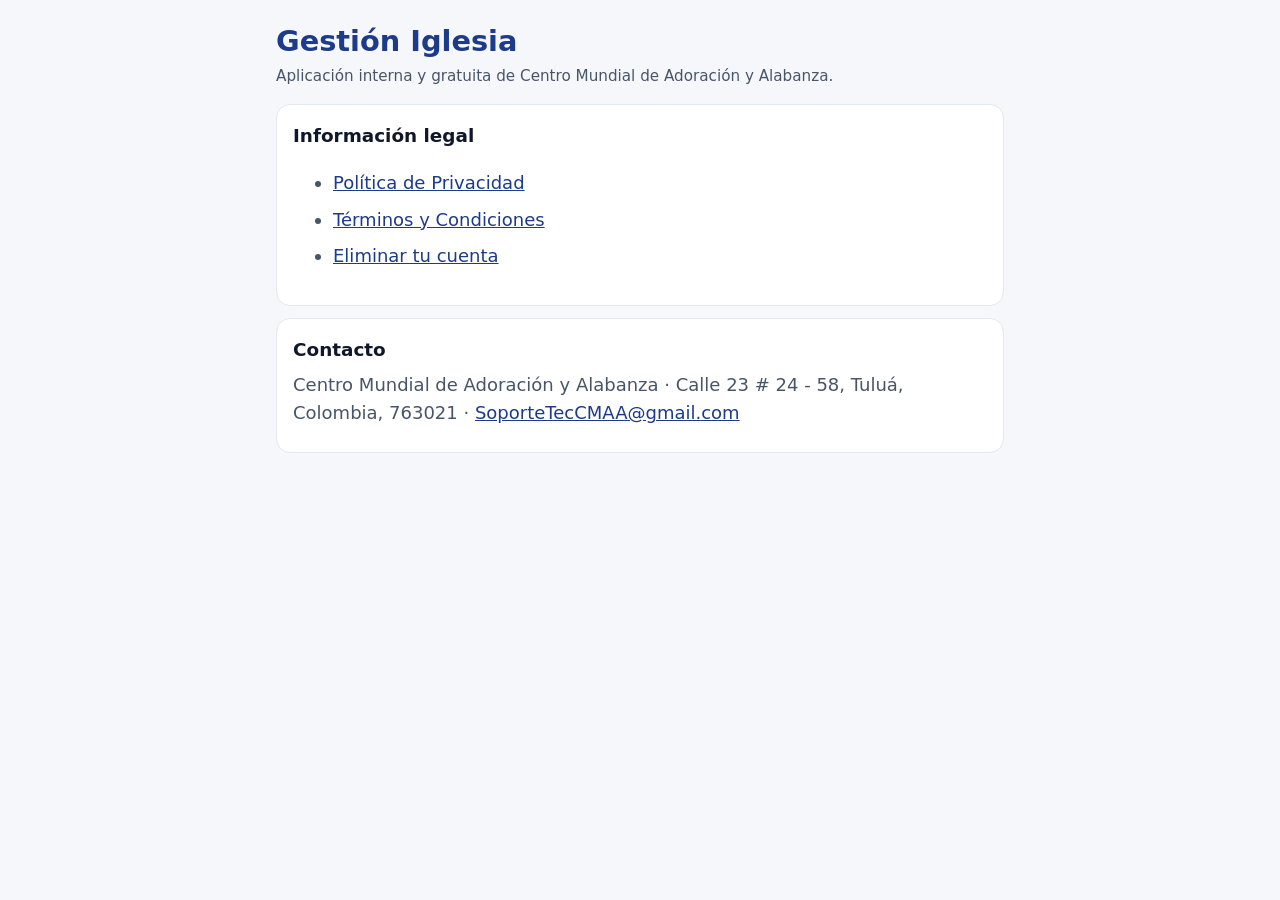
<file: docs/index.html>
<!doctype html>
<html lang="es-CO">
<head>
<meta charset="utf-8">
<meta name="viewport" content="width=device-width, initial-scale=1">
<title>Gestión Iglesia</title>
<link rel="stylesheet" href="estilo.css">
</head>
<body>
<main>
<h1>Gestión Iglesia</h1>
<p class="meta">Aplicación interna y gratuita de Centro Mundial de Adoración y Alabanza.</p>
<section>
  <h2>Información legal</h2>
  <ul>
    <li><a href="privacidad.html">Política de Privacidad</a></li>
    <li><a href="terminos.html">Términos y Condiciones</a></li>
    <li><a href="eliminar-cuenta.html">Eliminar tu cuenta</a></li>
  </ul>
</section>
<section>
  <h2>Contacto</h2>
  <p>Centro Mundial de Adoración y Alabanza · Calle 23 # 24 - 58, Tuluá, Colombia, 763021 · <a href="mailto:SoporteTecCMAA@gmail.com">SoporteTecCMAA@gmail.com</a></p>
</section>
</main>
</body>
</html>
</file>
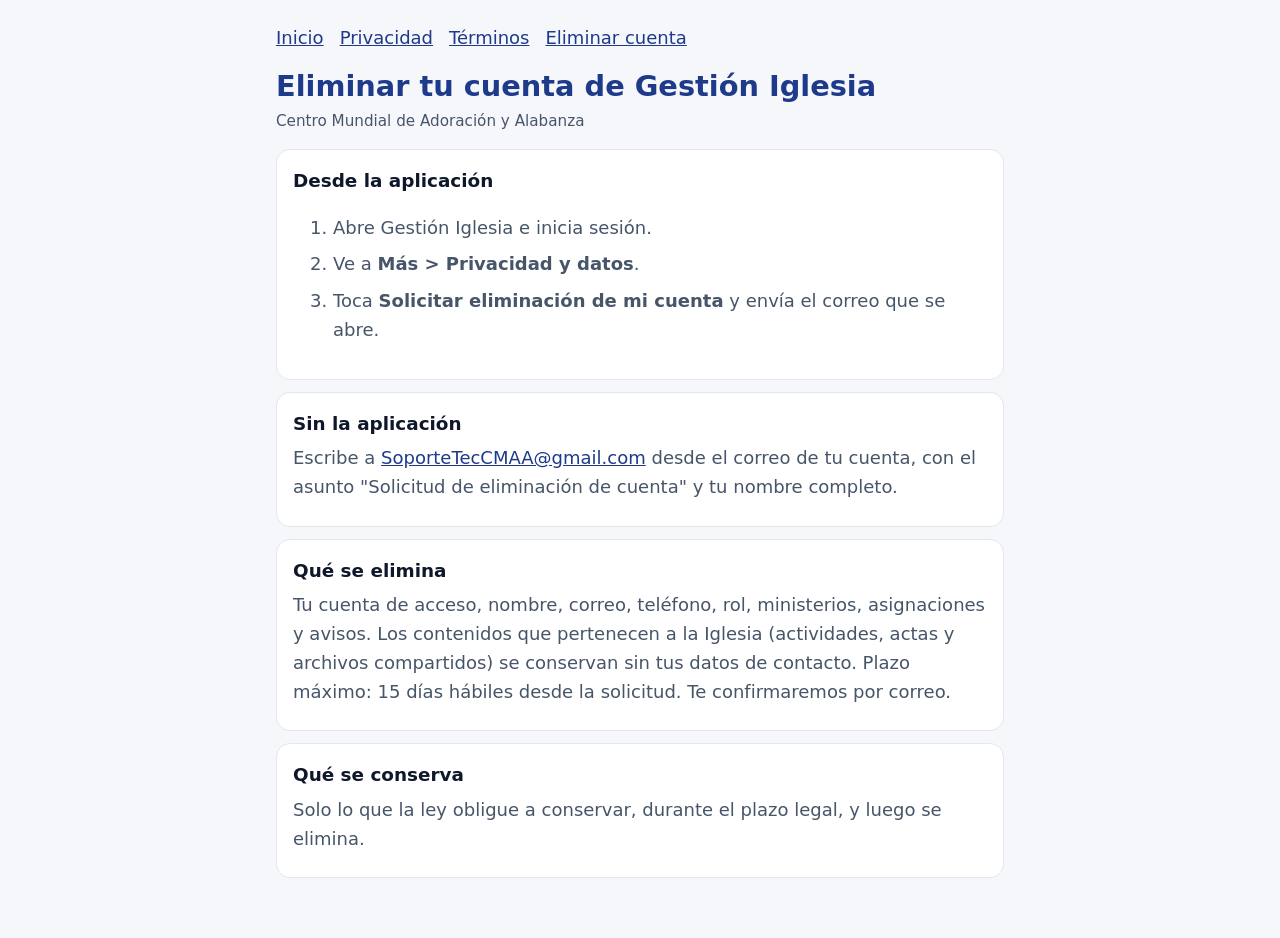
<file: docs/eliminar-cuenta.html>
<!doctype html>
<html lang="es-CO">
<head>
<meta charset="utf-8">
<meta name="viewport" content="width=device-width, initial-scale=1">
<title>Eliminar cuenta · Gestión Iglesia</title>
<link rel="stylesheet" href="estilo.css">
</head>
<body>
<main>
<nav aria-label="Documentos legales">
  <a href="index.html">Inicio</a>
  <a href="privacidad.html">Privacidad</a>
  <a href="terminos.html">Términos</a>
  <a href="eliminar-cuenta.html" aria-current="page">Eliminar cuenta</a>
</nav>
<h1>Eliminar tu cuenta de Gestión Iglesia</h1>
<p class="meta">Centro Mundial de Adoración y Alabanza</p>

<section><h2>Desde la aplicación</h2>
<ol>
  <li>Abre Gestión Iglesia e inicia sesión.</li>
  <li>Ve a <strong>Más &gt; Privacidad y datos</strong>.</li>
  <li>Toca <strong>Solicitar eliminación de mi cuenta</strong> y envía el correo que se abre.</li>
</ol></section>

<section><h2>Sin la aplicación</h2>
<p>Escribe a <a href="mailto:SoporteTecCMAA@gmail.com?subject=Solicitud%20de%20eliminaci%C3%B3n%20de%20cuenta">SoporteTecCMAA@gmail.com</a> desde el correo de tu cuenta, con el asunto "Solicitud de eliminación de cuenta" y tu nombre completo.</p></section>

<section><h2>Qué se elimina</h2>
<p>Tu cuenta de acceso, nombre, correo, teléfono, rol, ministerios, asignaciones y avisos. Los contenidos que pertenecen a la Iglesia (actividades, actas y archivos compartidos) se conservan sin tus datos de contacto. Plazo máximo: 15 días hábiles desde la solicitud. Te confirmaremos por correo.</p></section>

<section><h2>Qué se conserva</h2>
<p>Solo lo que la ley obligue a conservar, durante el plazo legal, y luego se elimina.</p></section>
</main>
</body>
</html>
</file>
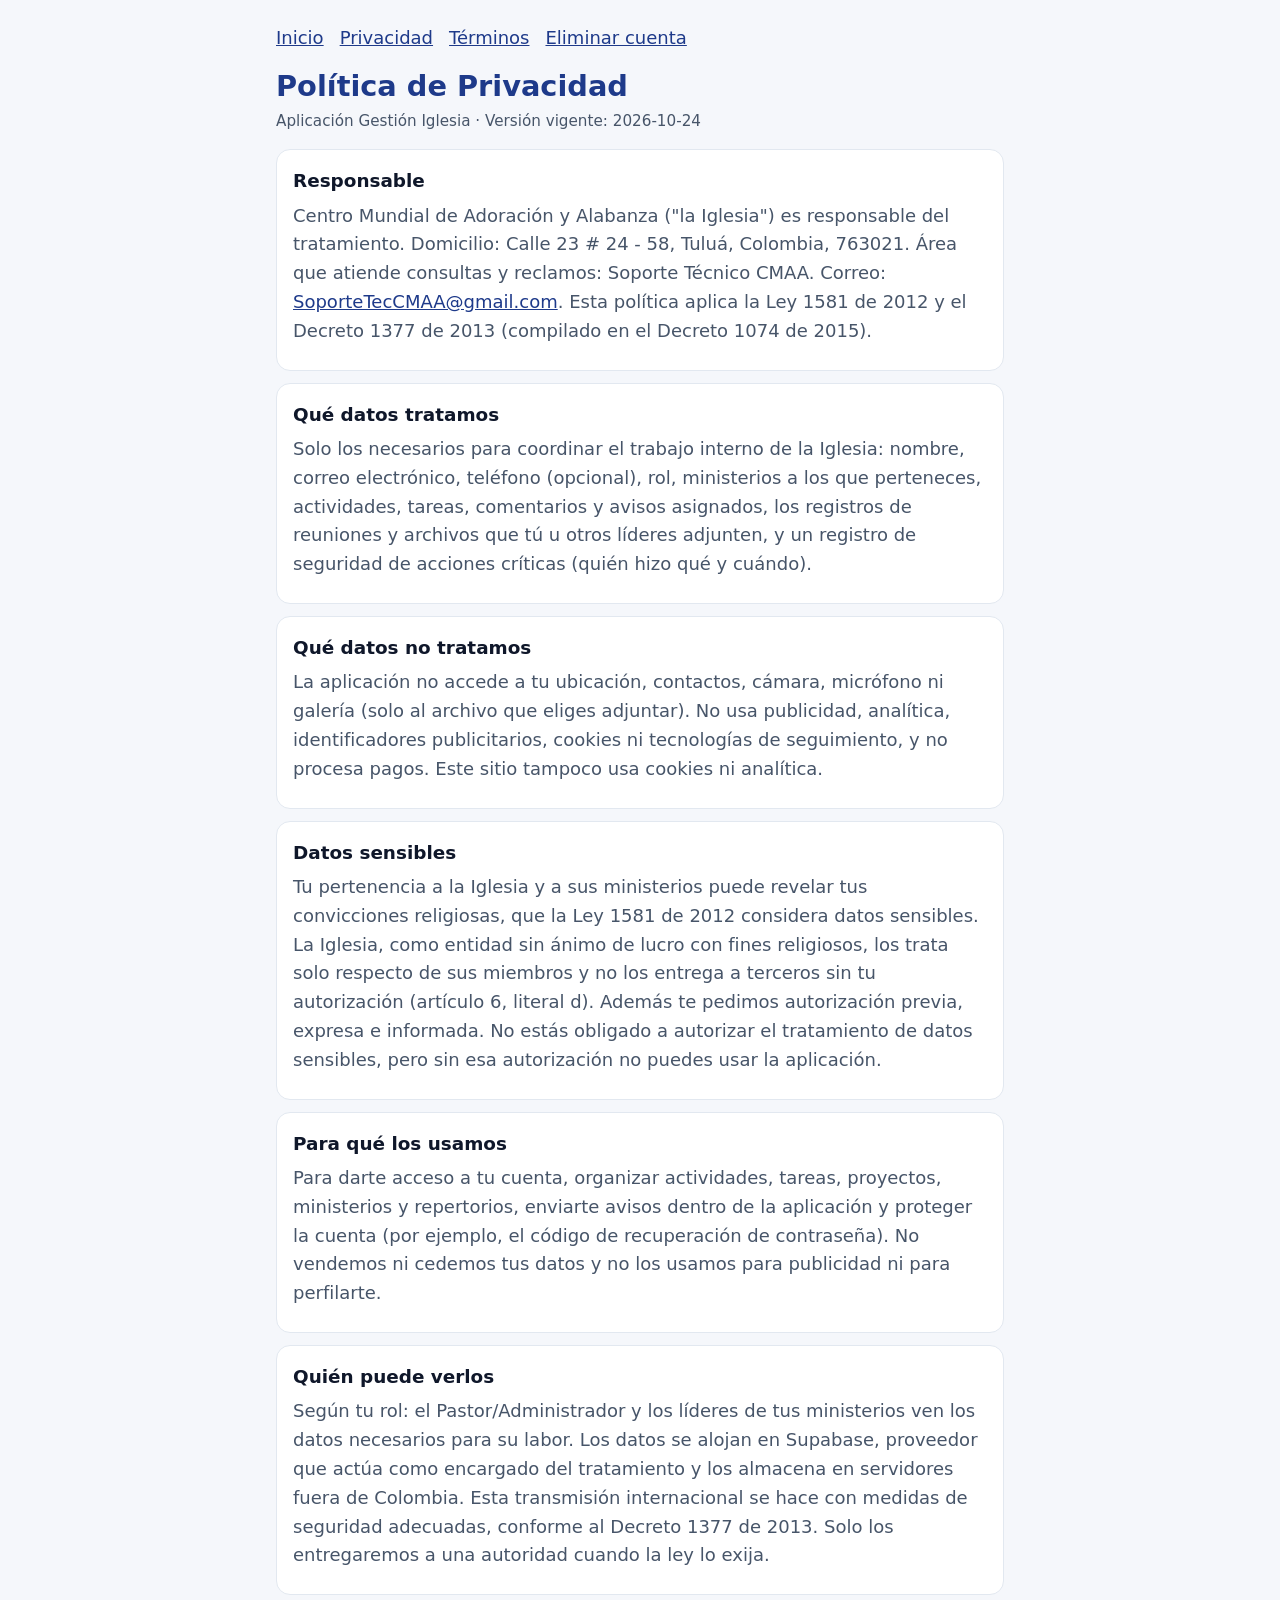
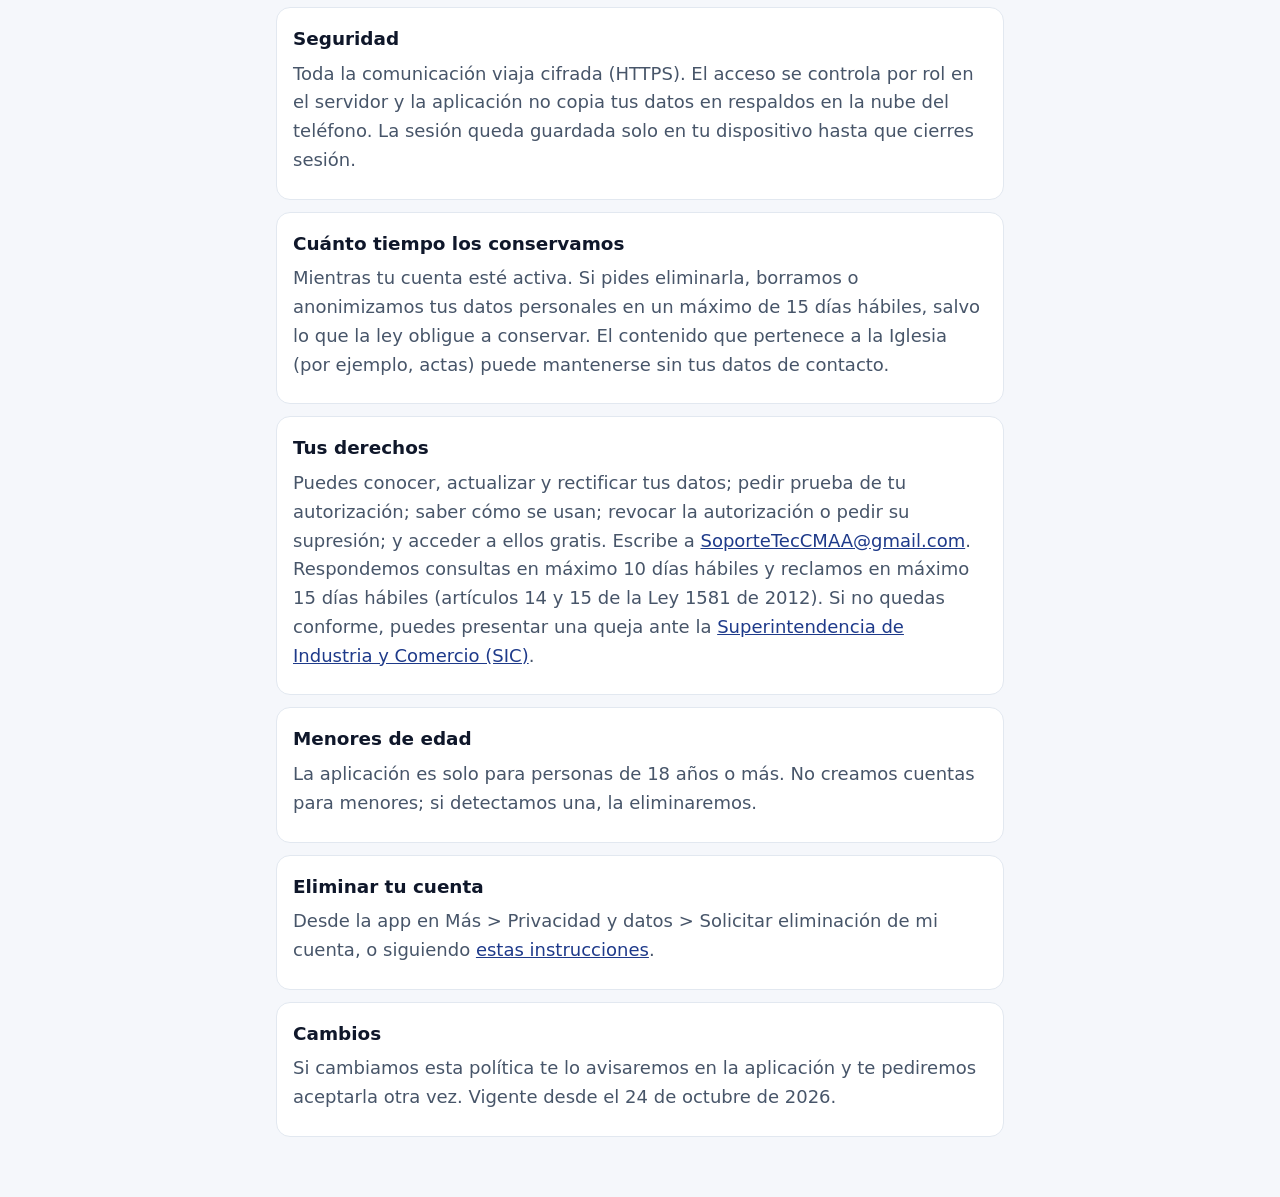
<file: docs/privacidad.html>
<!doctype html>
<html lang="es-CO">
<head>
<meta charset="utf-8">
<meta name="viewport" content="width=device-width, initial-scale=1">
<title>Política de Privacidad · Gestión Iglesia</title>
<link rel="stylesheet" href="estilo.css">
</head>
<body>
<main>
<nav aria-label="Documentos legales">
  <a href="index.html">Inicio</a>
  <a href="privacidad.html" aria-current="page">Privacidad</a>
  <a href="terminos.html">Términos</a>
  <a href="eliminar-cuenta.html">Eliminar cuenta</a>
</nav>
<h1>Política de Privacidad</h1>
<p class="meta">Aplicación Gestión Iglesia · Versión vigente: 2026-10-24</p>

<section><h2>Responsable</h2>
<p>Centro Mundial de Adoración y Alabanza ("la Iglesia") es responsable del tratamiento. Domicilio: Calle 23 # 24 - 58, Tuluá, Colombia, 763021. Área que atiende consultas y reclamos: Soporte Técnico CMAA. Correo: <a href="mailto:SoporteTecCMAA@gmail.com">SoporteTecCMAA@gmail.com</a>. Esta política aplica la Ley 1581 de 2012 y el Decreto 1377 de 2013 (compilado en el Decreto 1074 de 2015).</p></section>

<section><h2>Qué datos tratamos</h2>
<p>Solo los necesarios para coordinar el trabajo interno de la Iglesia: nombre, correo electrónico, teléfono (opcional), rol, ministerios a los que perteneces, actividades, tareas, comentarios y avisos asignados, los registros de reuniones y archivos que tú u otros líderes adjunten, y un registro de seguridad de acciones críticas (quién hizo qué y cuándo).</p></section>

<section><h2>Qué datos no tratamos</h2>
<p>La aplicación no accede a tu ubicación, contactos, cámara, micrófono ni galería (solo al archivo que eliges adjuntar). No usa publicidad, analítica, identificadores publicitarios, cookies ni tecnologías de seguimiento, y no procesa pagos. Este sitio tampoco usa cookies ni analítica.</p></section>

<section><h2>Datos sensibles</h2>
<p>Tu pertenencia a la Iglesia y a sus ministerios puede revelar tus convicciones religiosas, que la Ley 1581 de 2012 considera datos sensibles. La Iglesia, como entidad sin ánimo de lucro con fines religiosos, los trata solo respecto de sus miembros y no los entrega a terceros sin tu autorización (artículo 6, literal d). Además te pedimos autorización previa, expresa e informada. No estás obligado a autorizar el tratamiento de datos sensibles, pero sin esa autorización no puedes usar la aplicación.</p></section>

<section><h2>Para qué los usamos</h2>
<p>Para darte acceso a tu cuenta, organizar actividades, tareas, proyectos, ministerios y repertorios, enviarte avisos dentro de la aplicación y proteger la cuenta (por ejemplo, el código de recuperación de contraseña). No vendemos ni cedemos tus datos y no los usamos para publicidad ni para perfilarte.</p></section>

<section><h2>Quién puede verlos</h2>
<p>Según tu rol: el Pastor/Administrador y los líderes de tus ministerios ven los datos necesarios para su labor. Los datos se alojan en Supabase, proveedor que actúa como encargado del tratamiento y los almacena en servidores fuera de Colombia. Esta transmisión internacional se hace con medidas de seguridad adecuadas, conforme al Decreto 1377 de 2013. Solo los entregaremos a una autoridad cuando la ley lo exija.</p></section>

<section><h2>Seguridad</h2>
<p>Toda la comunicación viaja cifrada (HTTPS). El acceso se controla por rol en el servidor y la aplicación no copia tus datos en respaldos en la nube del teléfono. La sesión queda guardada solo en tu dispositivo hasta que cierres sesión.</p></section>

<section><h2>Cuánto tiempo los conservamos</h2>
<p>Mientras tu cuenta esté activa. Si pides eliminarla, borramos o anonimizamos tus datos personales en un máximo de 15 días hábiles, salvo lo que la ley obligue a conservar. El contenido que pertenece a la Iglesia (por ejemplo, actas) puede mantenerse sin tus datos de contacto.</p></section>

<section><h2>Tus derechos</h2>
<p>Puedes conocer, actualizar y rectificar tus datos; pedir prueba de tu autorización; saber cómo se usan; revocar la autorización o pedir su supresión; y acceder a ellos gratis. Escribe a <a href="mailto:SoporteTecCMAA@gmail.com">SoporteTecCMAA@gmail.com</a>. Respondemos consultas en máximo 10 días hábiles y reclamos en máximo 15 días hábiles (artículos 14 y 15 de la Ley 1581 de 2012). Si no quedas conforme, puedes presentar una queja ante la <a href="https://www.sic.gov.co">Superintendencia de Industria y Comercio (SIC)</a>.</p></section>

<section><h2>Menores de edad</h2>
<p>La aplicación es solo para personas de 18 años o más. No creamos cuentas para menores; si detectamos una, la eliminaremos.</p></section>

<section><h2>Eliminar tu cuenta</h2>
<p>Desde la app en Más &gt; Privacidad y datos &gt; Solicitar eliminación de mi cuenta, o siguiendo <a href="eliminar-cuenta.html">estas instrucciones</a>.</p></section>

<section><h2>Cambios</h2>
<p>Si cambiamos esta política te lo avisaremos en la aplicación y te pediremos aceptarla otra vez. Vigente desde el 24 de octubre de 2026.</p></section>
</main>
</body>
</html>
</file>
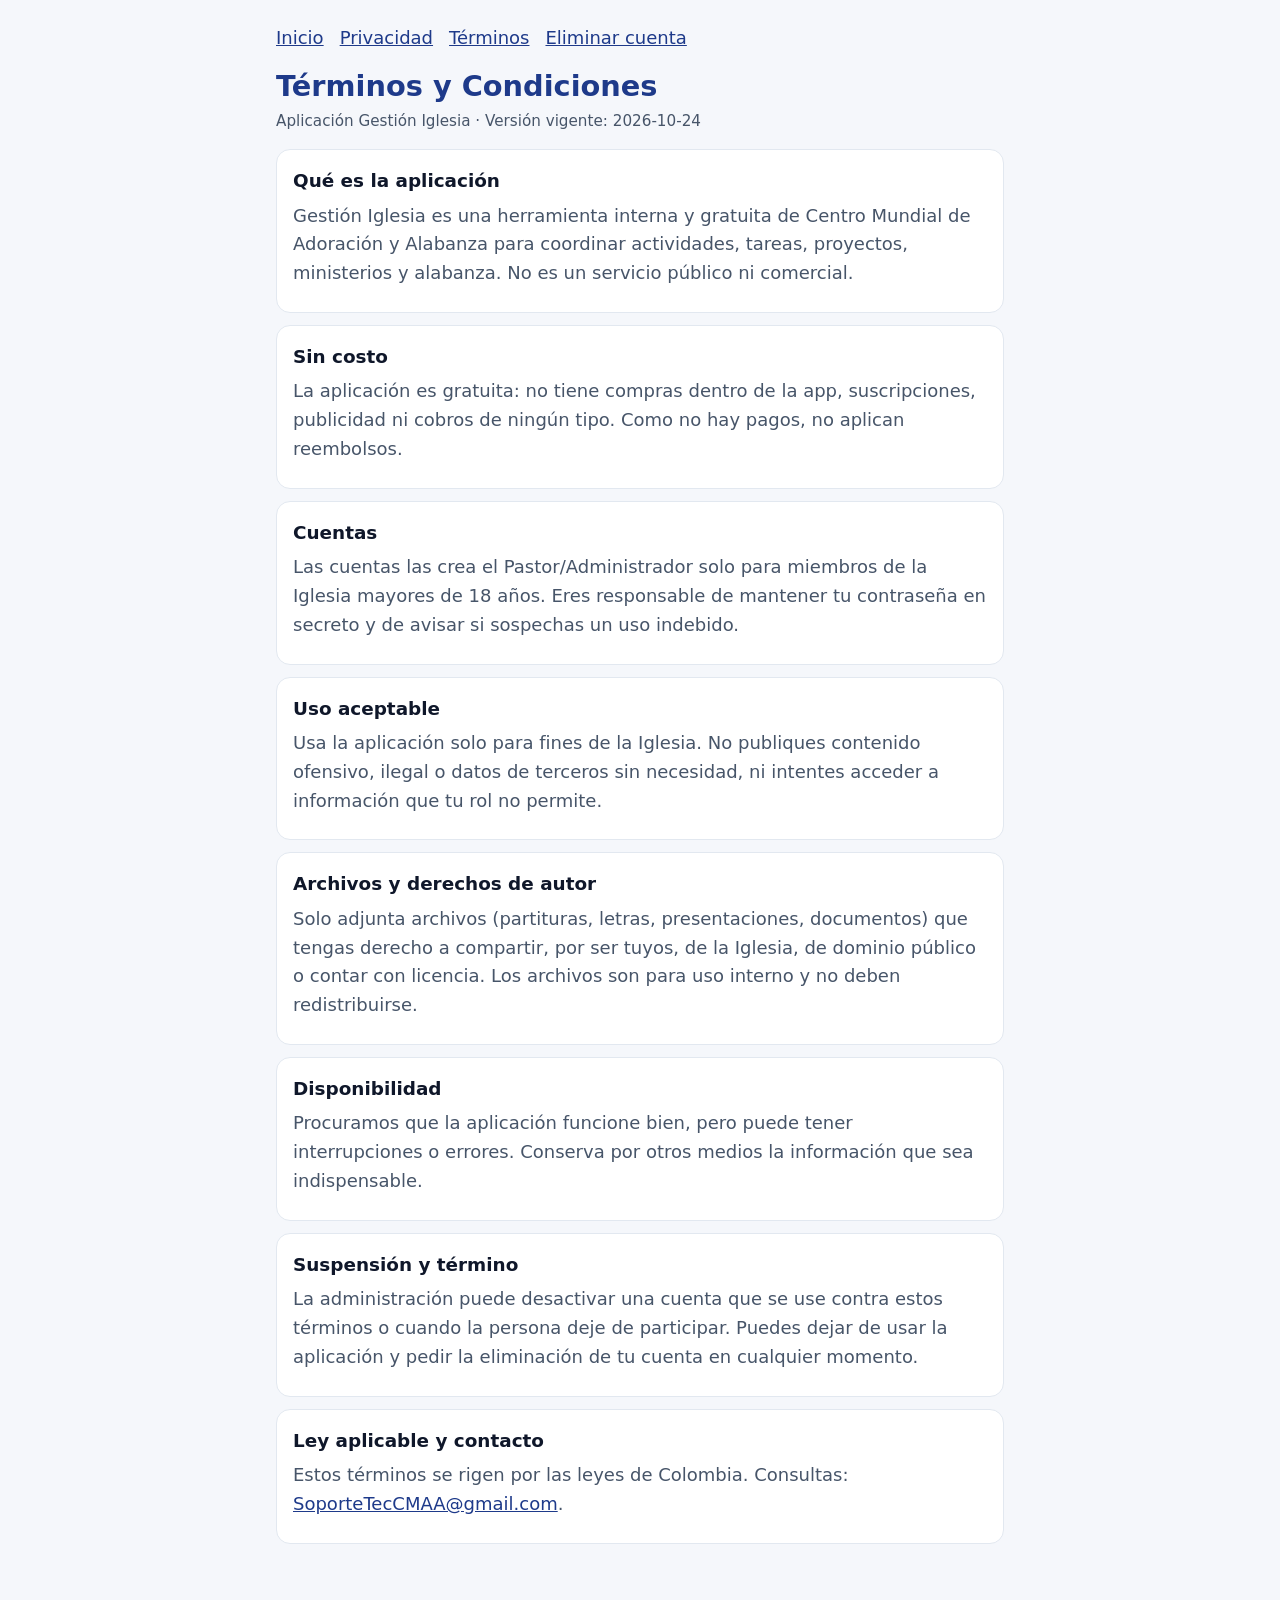
<file: docs/terminos.html>
<!doctype html>
<html lang="es-CO">
<head>
<meta charset="utf-8">
<meta name="viewport" content="width=device-width, initial-scale=1">
<title>Términos y Condiciones · Gestión Iglesia</title>
<link rel="stylesheet" href="estilo.css">
</head>
<body>
<main>
<nav aria-label="Documentos legales">
  <a href="index.html">Inicio</a>
  <a href="privacidad.html">Privacidad</a>
  <a href="terminos.html" aria-current="page">Términos</a>
  <a href="eliminar-cuenta.html">Eliminar cuenta</a>
</nav>
<h1>Términos y Condiciones</h1>
<p class="meta">Aplicación Gestión Iglesia · Versión vigente: 2026-10-24</p>

<section><h2>Qué es la aplicación</h2>
<p>Gestión Iglesia es una herramienta interna y gratuita de Centro Mundial de Adoración y Alabanza para coordinar actividades, tareas, proyectos, ministerios y alabanza. No es un servicio público ni comercial.</p></section>

<section><h2>Sin costo</h2>
<p>La aplicación es gratuita: no tiene compras dentro de la app, suscripciones, publicidad ni cobros de ningún tipo. Como no hay pagos, no aplican reembolsos.</p></section>

<section><h2>Cuentas</h2>
<p>Las cuentas las crea el Pastor/Administrador solo para miembros de la Iglesia mayores de 18 años. Eres responsable de mantener tu contraseña en secreto y de avisar si sospechas un uso indebido.</p></section>

<section><h2>Uso aceptable</h2>
<p>Usa la aplicación solo para fines de la Iglesia. No publiques contenido ofensivo, ilegal o datos de terceros sin necesidad, ni intentes acceder a información que tu rol no permite.</p></section>

<section><h2>Archivos y derechos de autor</h2>
<p>Solo adjunta archivos (partituras, letras, presentaciones, documentos) que tengas derecho a compartir, por ser tuyos, de la Iglesia, de dominio público o contar con licencia. Los archivos son para uso interno y no deben redistribuirse.</p></section>

<section><h2>Disponibilidad</h2>
<p>Procuramos que la aplicación funcione bien, pero puede tener interrupciones o errores. Conserva por otros medios la información que sea indispensable.</p></section>

<section><h2>Suspensión y término</h2>
<p>La administración puede desactivar una cuenta que se use contra estos términos o cuando la persona deje de participar. Puedes dejar de usar la aplicación y pedir la eliminación de tu cuenta en cualquier momento.</p></section>

<section><h2>Ley aplicable y contacto</h2>
<p>Estos términos se rigen por las leyes de Colombia. Consultas: <a href="mailto:SoporteTecCMAA@gmail.com">SoporteTecCMAA@gmail.com</a>.</p></section>
</main>
</body>
</html>
</file>
<file: docs/estilo.css>
:root { --brand: #1e3a8a; --text: #0f172a; --muted: #475569; --bg: #f5f7fb; --card: #ffffff; --border: #e2e8f0; --danger: #b42318; }
@media (prefers-color-scheme: dark) {
  :root { --brand: #93c5fd; --text: #f1f5f9; --muted: #cbd5e1; --bg: #0f172a; --card: #1e293b; --border: #334155; --danger: #fca5a5; }
}
* { box-sizing: border-box; }
body { margin: 0; background: var(--bg); color: var(--text); font: 18px/1.6 system-ui, -apple-system, "Segoe UI", Roboto, sans-serif; }
main { max-width: 760px; margin: 0 auto; padding: 24px 16px 48px; }
h1 { color: var(--brand); font-size: 1.8rem; line-height: 1.25; margin: 0 0 4px; }
h2 { font-size: 1.15rem; margin: 0 0 6px; }
section { background: var(--card); border: 1px solid var(--border); border-radius: 14px; padding: 16px; margin: 12px 0; }
p, li { color: var(--muted); margin: 0 0 8px; }
.meta { color: var(--muted); font-size: .95rem; margin-bottom: 16px; }
a { color: var(--brand); }
a:focus-visible { outline: 3px solid var(--brand); outline-offset: 2px; border-radius: 4px; }
nav { display: flex; flex-wrap: wrap; gap: 8px 16px; margin: 0 0 16px; }
.danger { color: var(--danger); }
</file>
